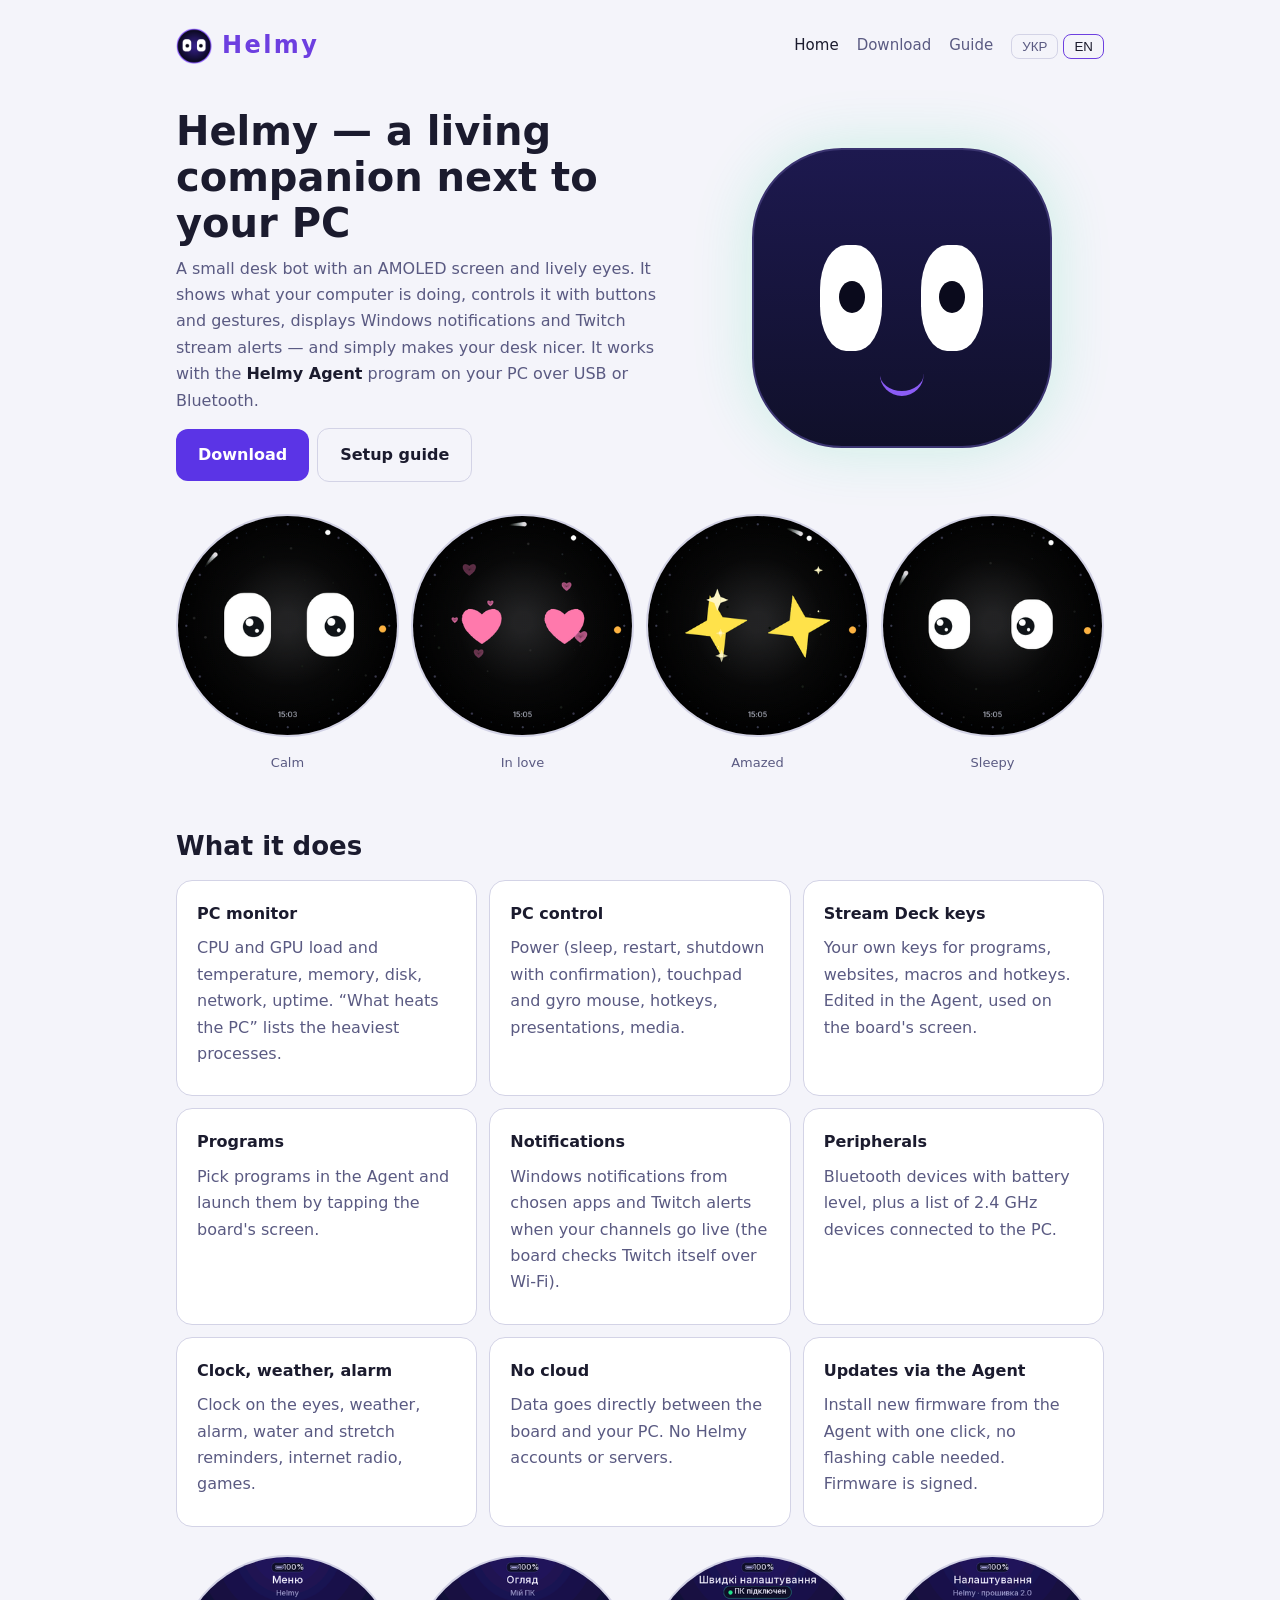
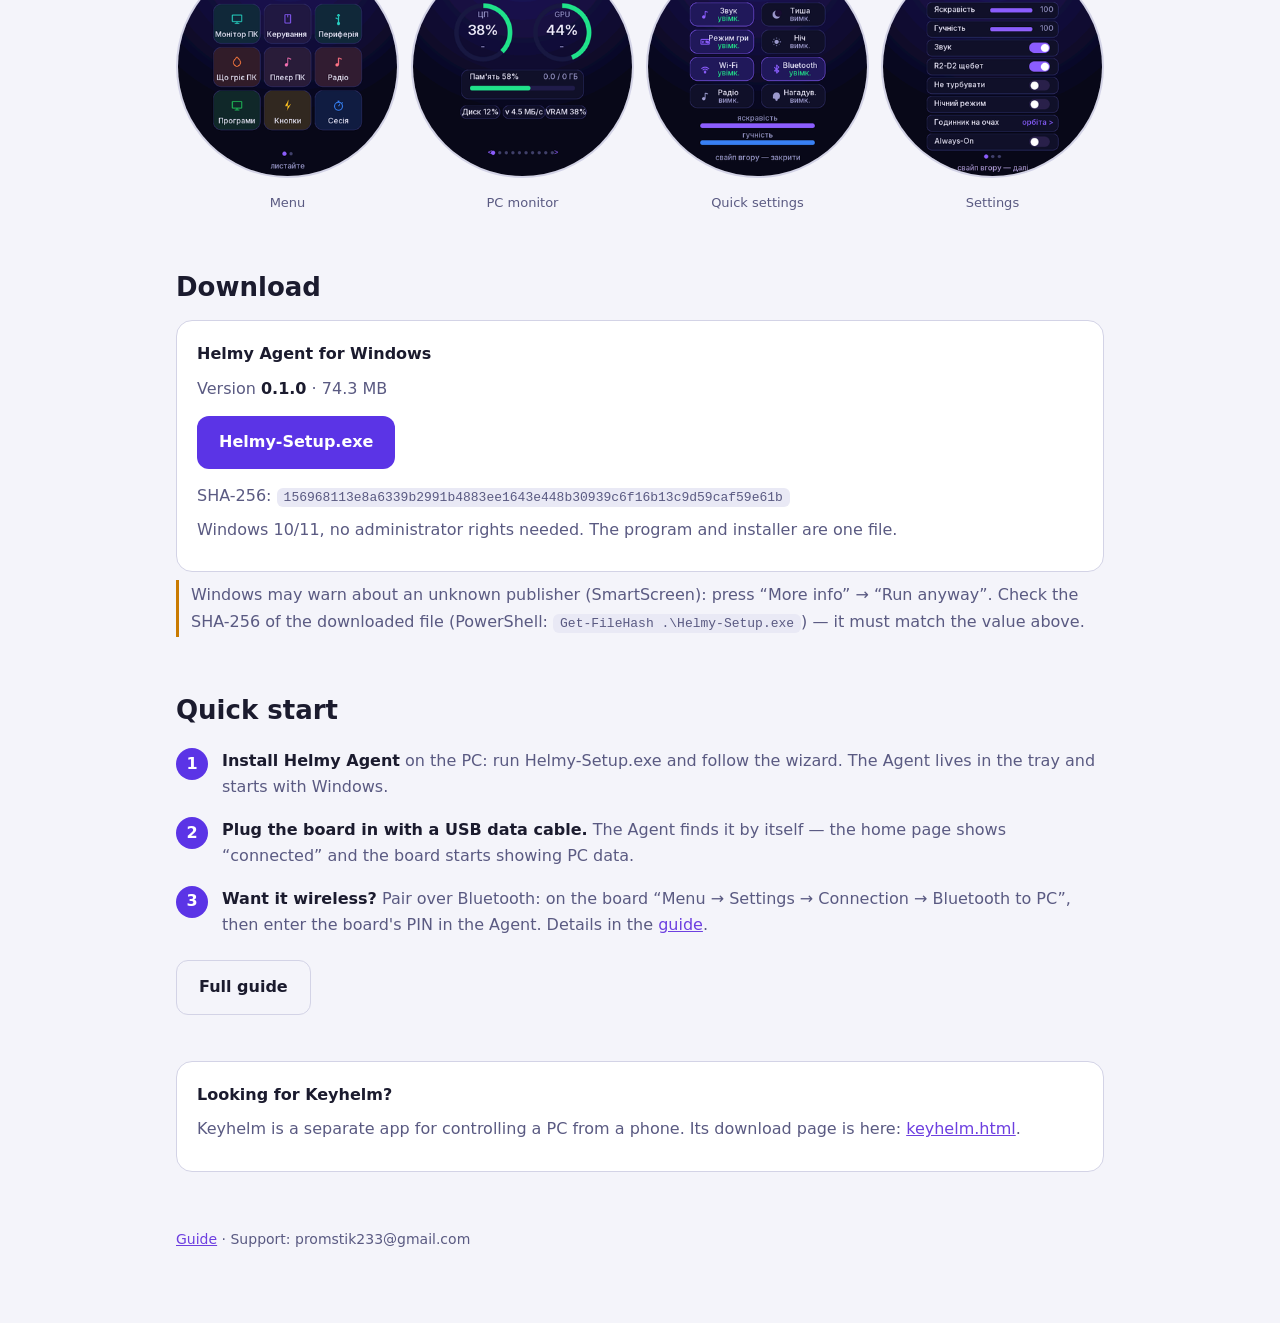
<file: index.html>
<!doctype html>
<html lang="uk">
<head>
<meta charset="utf-8">
<link rel="icon" href="favicon.ico" sizes="any">
<link rel="apple-touch-icon" href="icon-192.png">
<meta name="viewport" content="width=device-width, initial-scale=1">
<title>Helmy: живий помічник біля вашого ПК</title>
<meta name="description" content="Helmy: настільний бот з живими очима на AMOLED-екрані. Показує стан ПК, керує ним, приймає сповіщення Windows і Twitch. Завантажте Helmy Agent і прошивку.">
<link rel="stylesheet" href="style.css">
</head>
<body>
<div class="wrap">
<nav>
  <a class="logo" href="./"><img src="icon-192.png" alt="" width="36" height="36">Helmy</a>
  <a class="l on" href="./"><span data-l="uk">Головна</span><span data-l="en">Home</span></a>
  <a class="l" href="#download"><span data-l="uk">Завантаження</span><span data-l="en">Download</span></a>
  <a class="l" href="guide.html"><span data-l="uk">Інструкція</span><span data-l="en">Guide</span></a>
  <span class="lang"><button id="bUk">УКР</button> <button id="bEn">EN</button></span>
</nav>

<section class="hero">
  <div>
    <h1 data-l="uk">Helmy — живий помічник біля вашого ПК</h1>
    <h1 data-l="en">Helmy — a living companion next to your PC</h1>
    <p data-l="uk">Невеликий настільний бот з AMOLED-екраном і живими очима. Він показує, що діється з комп'ютером, керує ним кнопками й жестами, показує сповіщення Windows і початок трансляцій на Twitch — і просто тішить око. Працює з програмою <b>Helmy Agent</b> на ПК по USB або Bluetooth.</p>
    <p data-l="en">A small desk bot with an AMOLED screen and lively eyes. It shows what your computer is doing, controls it with buttons and gestures, displays Windows notifications and Twitch stream alerts — and simply makes your desk nicer. It works with the <b>Helmy Agent</b> program on your PC over USB or Bluetooth.</p>
    <p><a class="btn" href="#download"><span data-l="uk">Завантажити</span><span data-l="en">Download</span></a><a class="btn ghost" href="guide.html"><span data-l="uk">Інструкція з підключення</span><span data-l="en">Setup guide</span></a></p>
  </div>
  <div class="bot" aria-hidden="true"><i></i><i></i><b></b></div>
</section>

<section class="shots">
  <figure><img src="img/emo-normal.png" alt="" loading="lazy"><figcaption data-l="uk">Спокійний</figcaption><figcaption data-l="en">Calm</figcaption></figure>
  <figure><img src="img/emo-happy.png" alt="" loading="lazy"><figcaption data-l="uk">Закоханий</figcaption><figcaption data-l="en">In love</figcaption></figure>
  <figure><img src="img/emo-star.png" alt="" loading="lazy"><figcaption data-l="uk">Захоплений</figcaption><figcaption data-l="en">Amazed</figcaption></figure>
  <figure><img src="img/emo-sleep.png" alt="" loading="lazy"><figcaption data-l="uk">Сонний</figcaption><figcaption data-l="en">Sleepy</figcaption></figure>
</section>

<h2 data-l="uk">Що вміє</h2><h2 data-l="en">What it does</h2>
<div class="grid">
  <div class="card"><b data-l="uk">Моніторинг ПК</b><b data-l="en">PC monitor</b><p data-l="uk">Навантаження й температура процесора та відеокарти, пам'ять, диск, мережа, час роботи. Екран «Що гріє ПК» показує найважчі процеси.</p><p data-l="en">CPU and GPU load and temperature, memory, disk, network, uptime. “What heats the PC” lists the heaviest processes.</p></div>
  <div class="card"><b data-l="uk">Керування ПК</b><b data-l="en">PC control</b><p data-l="uk">Живлення (сон, перезавантаження, вимкнення з підтвердженням), тачпад і гіро-миша, гарячі клавіші, презентації, медіа.</p><p data-l="en">Power (sleep, restart, shutdown with confirmation), touchpad and gyro mouse, hotkeys, presentations, media.</p></div>
  <div class="card"><b data-l="uk">Кнопки Stream Deck</b><b data-l="en">Stream Deck keys</b><p data-l="uk">Свої кнопки для програм, сайтів, макросів і гарячих клавіш. Редагуються в Agent, працюють на екрані плати.</p><p data-l="en">Your own keys for programs, websites, macros and hotkeys. Edited in the Agent, used on the board's screen.</p></div>
  <div class="card"><b data-l="uk">Програми</b><b data-l="en">Programs</b><p data-l="uk">Оберіть програми в Agent — і запускайте їх дотиком до екрана плати.</p><p data-l="en">Pick programs in the Agent and launch them by tapping the board's screen.</p></div>
  <div class="card"><b data-l="uk">Сповіщення</b><b data-l="en">Notifications</b><p data-l="uk">Сповіщення Windows з вибраних програм і сповіщення Twitch про початок стрімів ваших каналів (плата перевіряє Twitch сама через Wi-Fi).</p><p data-l="en">Windows notifications from chosen apps and Twitch alerts when your channels go live (the board checks Twitch itself over Wi-Fi).</p></div>
  <div class="card"><b data-l="uk">Периферія</b><b data-l="en">Peripherals</b><p data-l="uk">Bluetooth-пристрої із зарядом, а також список пристроїв 2,4 ГГц, підключених до ПК.</p><p data-l="en">Bluetooth devices with battery level, plus a list of 2.4 GHz devices connected to the PC.</p></div>
  <div class="card"><b data-l="uk">Годинник, погода, будильник</b><b data-l="en">Clock, weather, alarm</b><p data-l="uk">Годинник на очах, погода, будильник, нагадування випити води й розім'ятись, інтернет-радіо, ігри.</p><p data-l="en">Clock on the eyes, weather, alarm, water and stretch reminders, internet radio, games.</p></div>
  <div class="card"><b data-l="uk">Без хмари</b><b data-l="en">No cloud</b><p data-l="uk">Дані йдуть напряму між платою та вашим ПК. Жодних акаунтів і серверів Helmy.</p><p data-l="en">Data goes directly between the board and your PC. No Helmy accounts or servers.</p></div>
  <div class="card"><b data-l="uk">Оновлення через Agent</b><b data-l="en">Updates via the Agent</b><p data-l="uk">Нову прошивку можна встановити з Agent одним кліком, без кабелю для прошивання. Прошивка підписана.</p><p data-l="en">Install new firmware from the Agent with one click, no flashing cable needed. Firmware is signed.</p></div>
</div>

<section class="shots" style="margin-top:28px">
  <figure><img src="img/menu.png" alt="" loading="lazy"><figcaption data-l="uk">Меню</figcaption><figcaption data-l="en">Menu</figcaption></figure>
  <figure><img src="img/monitor.png" alt="" loading="lazy"><figcaption data-l="uk">Монітор ПК</figcaption><figcaption data-l="en">PC monitor</figcaption></figure>
  <figure><img src="img/quick.png" alt="" loading="lazy"><figcaption data-l="uk">Швидкі налаштування</figcaption><figcaption data-l="en">Quick settings</figcaption></figure>
  <figure><img src="img/settings.png" alt="" loading="lazy"><figcaption data-l="uk">Налаштування</figcaption><figcaption data-l="en">Settings</figcaption></figure>
</section>

<h2 id="download" data-l="uk">Завантажити</h2><h2 id="download-en" data-l="en">Download</h2>
<div class="grid">
  <div class="card">
    <b data-l="uk">Helmy Agent для Windows</b><b data-l="en">Helmy Agent for Windows</b>
    <p><span data-l="uk">Версія</span><span data-l="en">Version</span> <b id="aver">…</b> · <span id="asize"></span></p>
    <p><a class="btn" id="adl" href="download/Helmy-Setup.exe"><span data-l="uk">Helmy-Setup.exe</span><span data-l="en">Helmy-Setup.exe</span></a></p>
    <p>SHA-256: <code id="asha">…</code></p>
    <p data-l="uk">Windows 10/11, права адміністратора не потрібні. Програма й інсталятор — один файл.</p>
    <p data-l="en">Windows 10/11, no administrator rights needed. The program and installer are one file.</p>
  </div>
</div>
<p class="note" data-l="uk">Windows може показати попередження про невідомого видавця (SmartScreen): натисніть «Докладніше» → «Все одно виконати». Перевірте SHA-256 завантаженого файлу (PowerShell: <code>Get-FileHash .\Helmy-Setup.exe</code>) — він має збігатися з вказаним вище.</p>
<p class="note" data-l="en">Windows may warn about an unknown publisher (SmartScreen): press “More info” → “Run anyway”. Check the SHA-256 of the downloaded file (PowerShell: <code>Get-FileHash .\Helmy-Setup.exe</code>) — it must match the value above.</p>

<h2 data-l="uk">Швидкий старт</h2><h2 data-l="en">Quick start</h2>
<ol class="steps">
  <li data-l="uk"><b>Встановіть Helmy Agent</b> на ПК: запустіть Helmy-Setup.exe і пройдіть майстер. Agent оселиться в треї й запускатиметься разом з Windows.</li>
  <li data-l="en"><b>Install Helmy Agent</b> on the PC: run Helmy-Setup.exe and follow the wizard. The Agent lives in the tray and starts with Windows.</li>
  <li data-l="uk"><b>Підключіть плату USB-кабелем із даними</b> до ПК. Agent знайде її сам — на головній з'явиться «на зв'язку», а на платі — дані ПК.</li>
  <li data-l="en"><b>Plug the board in with a USB data cable.</b> The Agent finds it by itself — the home page shows “connected” and the board starts showing PC data.</li>
  <li data-l="uk"><b>Хочете без кабелю?</b> Спаріть по Bluetooth: на платі «Меню → Налаштування → Підключення → Bluetooth з ПК», а PIN із плати введіть в Agent. Докладно — в <a href="guide.html#connect">інструкції</a>.</li>
  <li data-l="en"><b>Want it wireless?</b> Pair over Bluetooth: on the board “Menu → Settings → Connection → Bluetooth to PC”, then enter the board's PIN in the Agent. Details in the <a href="guide.html#connect">guide</a>.</li>
</ol>
<p><a class="btn ghost" href="guide.html"><span data-l="uk">Повна інструкція</span><span data-l="en">Full guide</span></a></p>

<div class="card" style="margin-top:40px">
  <b data-l="uk">Шукаєте Keyhelm?</b><b data-l="en">Looking for Keyhelm?</b>
  <p data-l="uk">Keyhelm — окремий застосунок для керування ПК з телефона. Його сторінка завантаження тут: <a href="keyhelm.html">keyhelm.html</a>.</p>
  <p data-l="en">Keyhelm is a separate app for controlling a PC from a phone. Its download page is here: <a href="keyhelm.html">keyhelm.html</a>.</p>
</div>

<footer>
  <a href="guide.html" data-l="uk">Інструкція</a><a href="guide.html" data-l="en">Guide</a>
  · <span data-l="uk">Підтримка:</span><span data-l="en">Support:</span> <span id="mail">[вкажіть email]</span>
</footer>
</div>
<script>
const $ = id => document.getElementById(id);
function setLang(l){ document.documentElement.lang = l; $('bUk').classList.toggle('on', l==='uk'); $('bEn').classList.toggle('on', l==='en'); try{localStorage.setItem('lang', l)}catch(e){} }
$('bUk').onclick = () => setLang('uk'); $('bEn').onclick = () => setLang('en');
let saved = null; try{ saved = localStorage.getItem('lang') }catch(e){}
setLang(saved || ((navigator.language||'').toLowerCase().startsWith('uk') ? 'uk' : 'en'));
const mb = n => (n/1048576).toFixed(1) + ' MB';
fetch('helmy.json', {cache:'no-store'}).then(r => r.json()).then(v => {
  const a = v.agent || {}, f = v.firmware || {};
  if (a.version) { $('aver').textContent = a.version; $('asha').textContent = a.sha256; $('asize').textContent = mb(a.size); if (a.file) $('adl').href = a.file; }
  if (v.email) $('mail').textContent = v.email;
}).catch(() => {});
</script>
</body>
</html>
</file>
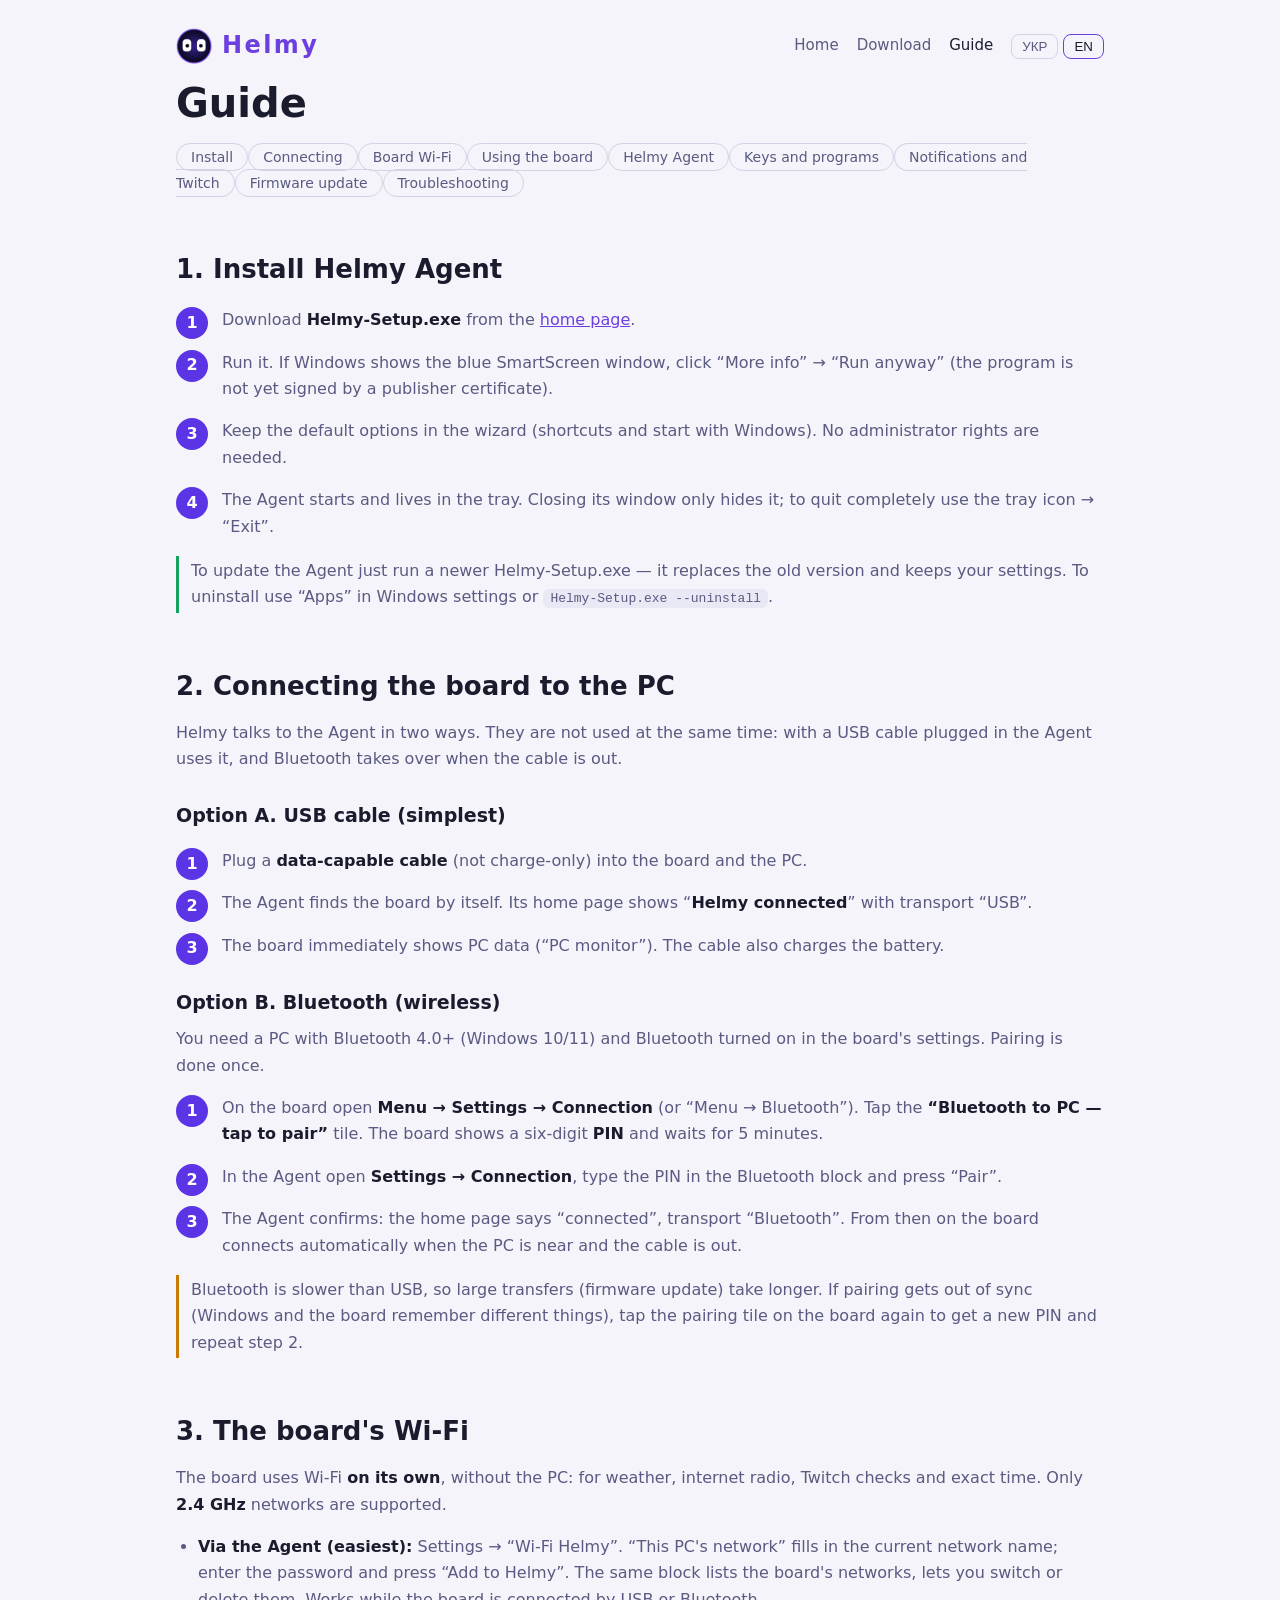
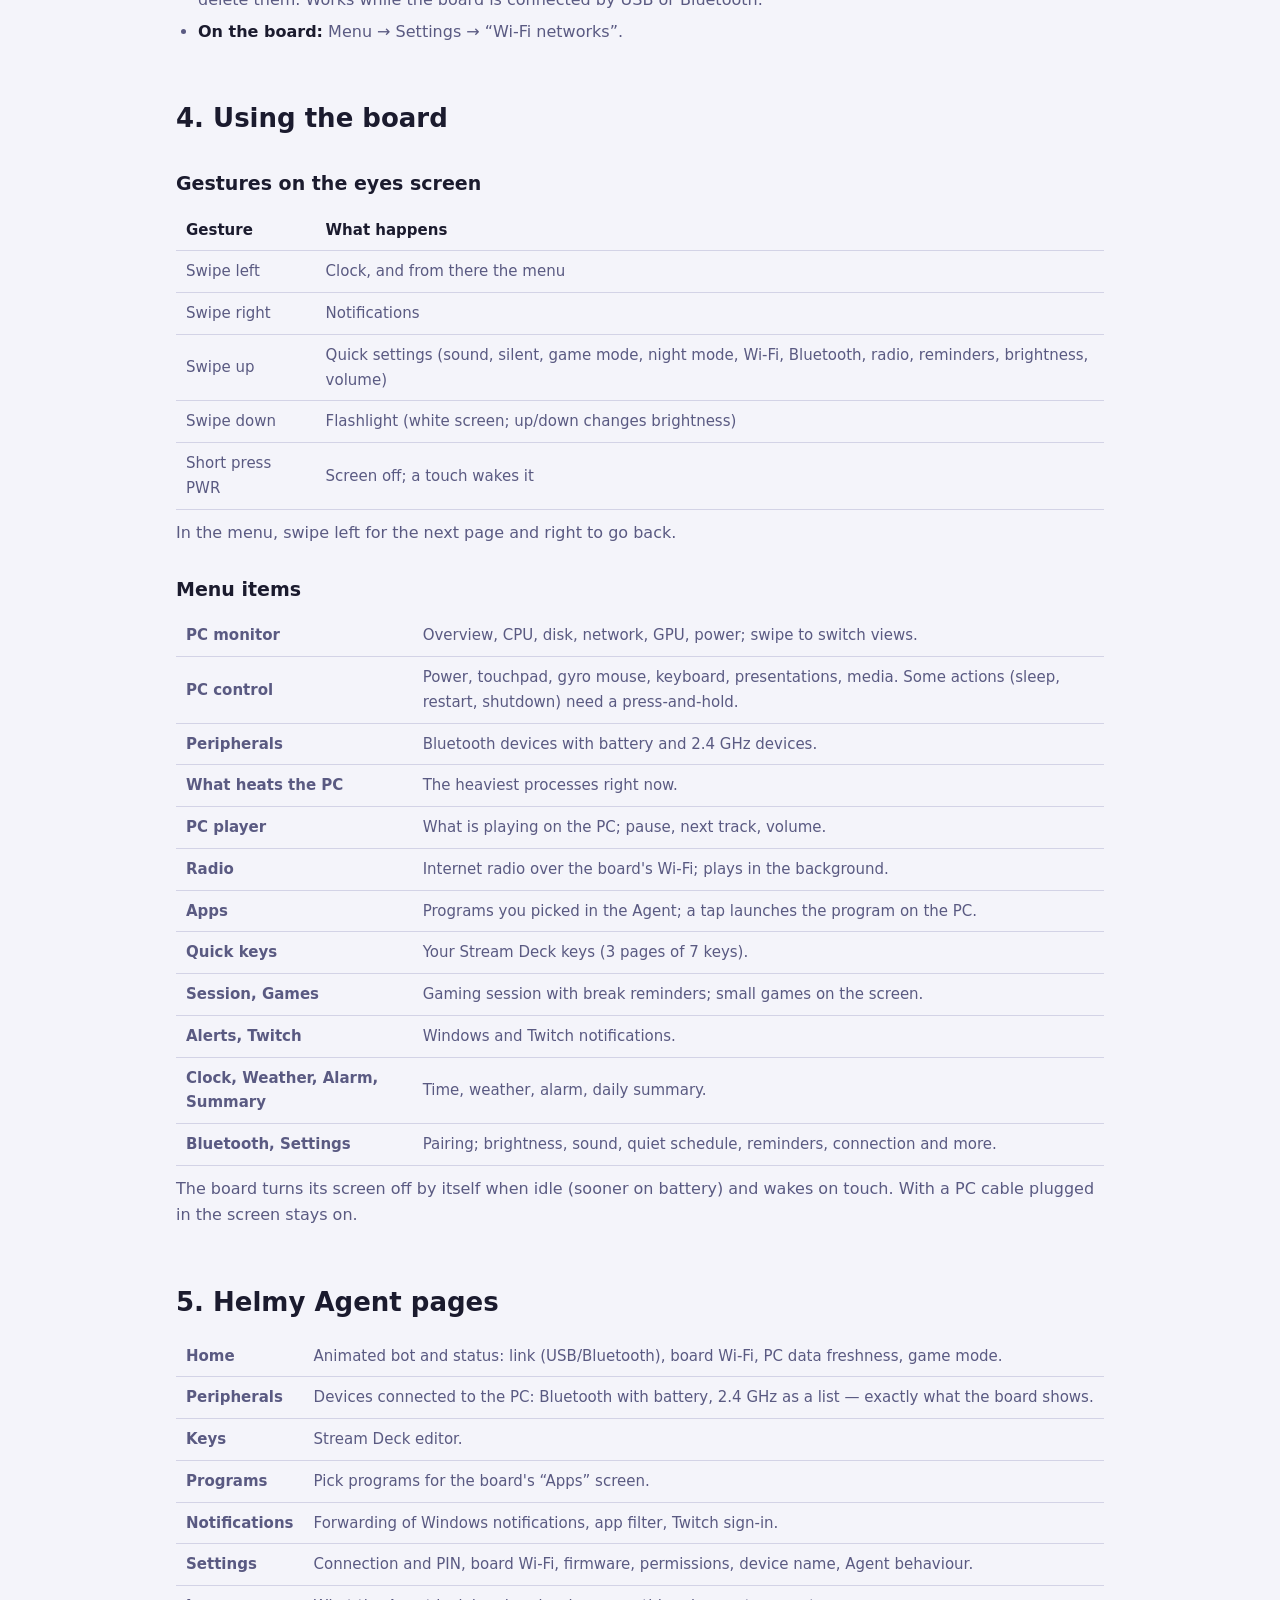
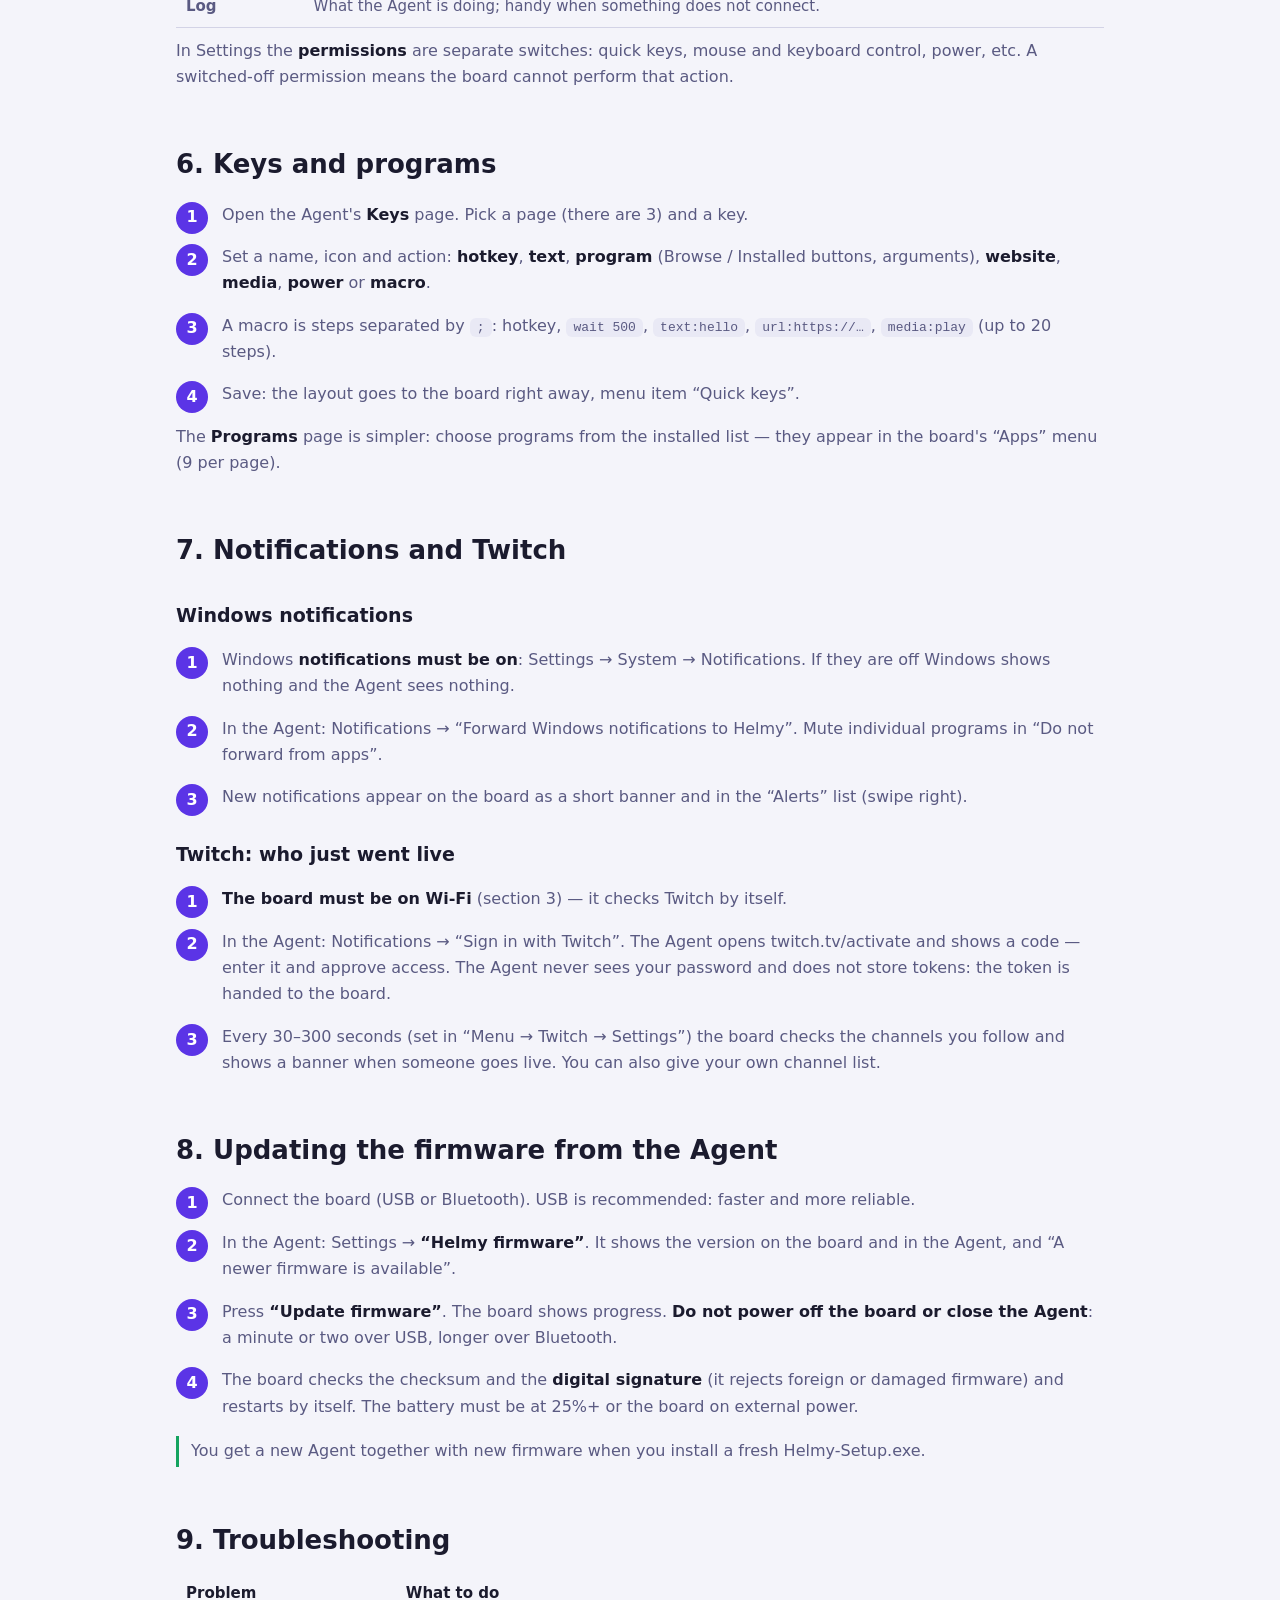
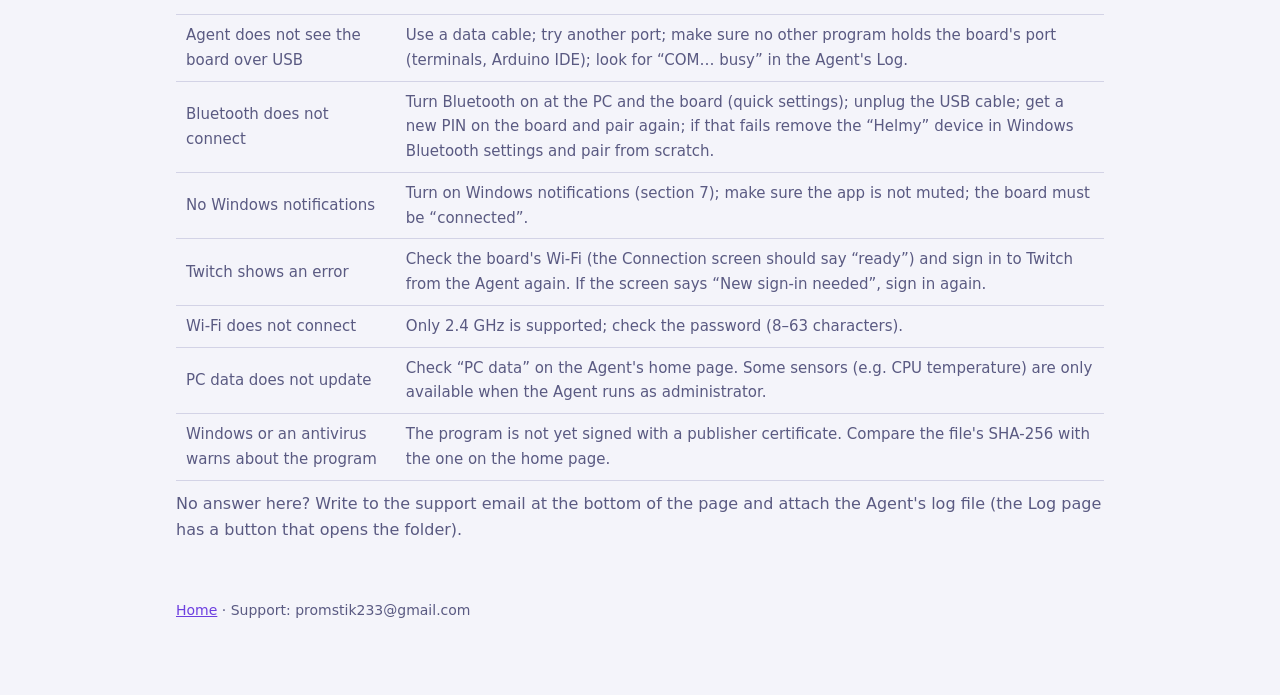
<file: guide.html>
<!doctype html>
<html lang="uk">
<head>
<meta charset="utf-8">
<link rel="icon" href="favicon.ico" sizes="any">
<link rel="apple-touch-icon" href="icon-192.png">
<meta name="viewport" content="width=device-width, initial-scale=1">
<title>Helmy: інструкція з підключення й користування</title>
<meta name="description" content="Як підключити Helmy до ПК по USB і Bluetooth, налаштувати Wi-Fi, Twitch, кнопки, сповіщення й оновити прошивку.">
<link rel="stylesheet" href="style.css">
</head>
<body>
<div class="wrap">
<nav>
  <a class="logo" href="./"><img src="icon-192.png" alt="" width="36" height="36">Helmy</a>
  <a class="l" href="./"><span data-l="uk">Головна</span><span data-l="en">Home</span></a>
  <a class="l" href="./#download"><span data-l="uk">Завантаження</span><span data-l="en">Download</span></a>
  <a class="l on" href="guide.html"><span data-l="uk">Інструкція</span><span data-l="en">Guide</span></a>
  <span class="lang"><button id="bUk">УКР</button> <button id="bEn">EN</button></span>
</nav>

<h1 data-l="uk">Інструкція</h1><h1 data-l="en">Guide</h1>
<div class="toc" data-l="uk"><a href="#install">Встановлення</a><a href="#connect">Підключення</a><a href="#wifi">Wi-Fi плати</a><a href="#use">Керування платою</a><a href="#agent">Helmy Agent</a><a href="#deck">Кнопки й програми</a><a href="#notif">Сповіщення й Twitch</a><a href="#update">Оновлення прошивки</a><a href="#help">Проблеми</a></div>
<div class="toc" data-l="en"><a href="#install">Install</a><a href="#connect">Connecting</a><a href="#wifi">Board Wi-Fi</a><a href="#use">Using the board</a><a href="#agent">Helmy Agent</a><a href="#deck">Keys and programs</a><a href="#notif">Notifications and Twitch</a><a href="#update">Firmware update</a><a href="#help">Troubleshooting</a></div>

<!-- ============================ УКРАЇНСЬКА ============================ -->
<div data-l="uk">

<h2 id="install">1. Встановлення Helmy Agent</h2>
<ol class="steps">
  <li>Завантажте <b>Helmy-Setup.exe</b> з <a href="./#download">головної сторінки</a>.</li>
  <li>Запустіть файл. Якщо Windows показала синє вікно SmartScreen, натисніть «Докладніше» → «Все одно виконати» (програма поки без цифрового підпису видавця).</li>
  <li>У майстрі залиште позначені пункти: ярлики й автозапуск з Windows. Права адміністратора не потрібні.</li>
  <li>Agent запуститься й оселиться в треї (біля годинника). Закриття вікна лише ховає його в трей; повністю вийти можна через значок у треї → «Вийти».</li>
</ol>
<p class="tip">Оновити Agent: просто запустіть новіший Helmy-Setup.exe — він замінить стару версію, а налаштування збереже. Видалити: «Параметри Windows → Програми» або <code>Helmy-Setup.exe --uninstall</code>.</p>

<h2 id="connect">2. Підключення плати до ПК</h2>
<p>Helmy може працювати з Agent двома способами. Вони не потрібні одночасно: якщо вставлено USB-кабель, Agent користується ним, а Bluetooth вмикається, коли кабель вийнято.</p>

<h3>Спосіб А. USB-кабель (найпростіший)</h3>
<ol class="steps">
  <li>Вставте <b>кабель із передаванням даних</b> (не лише для зарядки) у USB-порт плати й у ПК.</li>
  <li>Agent знайде плату сам. На його головній сторінці з'явиться «<b>Helmy на зв'язку</b>» і транспорт «USB».</li>
  <li>На платі одразу з'являться дані ПК (екран «Монітор ПК»). Кабель ще й заряджає акумулятор.</li>
</ol>

<h3>Спосіб Б. Bluetooth (без кабелю)</h3>
<p>Потрібен ПК з Bluetooth 4.0+ (Windows 10/11) і увімкнений Bluetooth у налаштуваннях плати. Спарювання робиться один раз.</p>
<ol class="steps">
  <li>На платі відкрийте <b>Меню → Налаштування → Підключення</b> (або «Меню → Bluetooth»). Торкніться плитки <b>«Bluetooth з ПК — тап — спарити»</b>. Плата покаже шестизначний <b>PIN</b> і чекатиме 5 хвилин.</li>
  <li>В Agent відкрийте <b>Налаштування → Підключення</b>, у блоці Bluetooth введіть PIN і натисніть «Спарити».</li>
  <li>Agent підтвердить підключення: на головній буде «на зв'язку», транспорт «Bluetooth». Надалі плата підключатиметься автоматично, щойно ПК поряд, а кабель вийнято.</li>
</ol>
<p class="note">Bluetooth повільніший за USB, тому великі дані (оновлення прошивки) йдуть довше. Якщо спарювання «зламалось» (Windows і плата пам'ятають різне), на платі торкніться плитки спарювання ще раз, щоб отримати новий PIN, і повторіть крок 2.</p>

<h2 id="wifi">3. Wi-Fi плати</h2>
<p>Wi-Fi плата використовує <b>сама</b>, без ПК: для погоди, інтернет-радіо, перевірки Twitch і точного часу. Підтримується лише мережа <b>2,4 ГГц</b>.</p>
<ul>
  <li><b>Через Agent (зручно):</b> Налаштування → блок «Wi-Fi Helmy». Кнопка «Мережа цього ПК» підставляє назву поточної мережі, введіть пароль і натисніть «Додати на Helmy». Тут же видно мережі плати, можна підключитись до іншої чи видалити зайву. Працює, коли плату підключено по USB або Bluetooth.</li>
  <li><b>На самій платі:</b> Меню → Налаштування → «Wi-Fi мережі».</li>
</ul>

<h2 id="use">4. Керування платою</h2>
<h3>Жести на екрані очей</h3>
<table>
  <tr><th>Жест</th><th>Що відбувається</th></tr>
  <tr><td>Свайп ліворуч</td><td>Годинник, звідти — меню</td></tr>
  <tr><td>Свайп праворуч</td><td>Сповіщення</td></tr>
  <tr><td>Свайп угору</td><td>Швидкі налаштування (звук, тиша, режим гри, нічний режим, Wi-Fi, Bluetooth, радіо, нагадування, яскравість, гучність)</td></tr>
  <tr><td>Свайп униз</td><td>Ліхтарик (екран світить білим; угору/вниз — яскравість)</td></tr>
  <tr><td>Коротко натиснути PWR</td><td>Вимкнути екран; дотик будить</td></tr>
</table>
<p>У меню листайте сторінки свайпом ліворуч, повертайтесь свайпом праворуч.</p>

<h3>Пункти меню</h3>
<table>
  <tr><td><b>Монітор ПК</b></td><td>Огляд, процесор, диск, мережа, відеокарта, живлення; листайте свайпом.</td></tr>
  <tr><td><b>Керування ПК</b></td><td>Живлення, тачпад, гіро-миша, клавіатура, презентації, медіа. Деякі дії (сон, перезавантаження, вимкнення) потребують утримання кнопки.</td></tr>
  <tr><td><b>Периферія</b></td><td>Bluetooth-пристрої із зарядом і пристрої 2,4 ГГц.</td></tr>
  <tr><td><b>Що гріє ПК</b></td><td>Найважчі процеси зараз.</td></tr>
  <tr><td><b>Плеєр ПК</b></td><td>Що грає на ПК; пауза, наступний трек, гучність.</td></tr>
  <tr><td><b>Радіо</b></td><td>Інтернет-радіо через Wi-Fi плати; грає у фоні.</td></tr>
  <tr><td><b>Програми</b></td><td>Програми, які ви обрали в Agent; дотик запускає програму на ПК.</td></tr>
  <tr><td><b>Кнопки</b></td><td>Ваші кнопки Stream Deck (3 сторінки по 7 клавіш).</td></tr>
  <tr><td><b>Сесія, Ігри</b></td><td>Ігрова сесія з нагадуванням про перерву; невеликі ігри на екрані.</td></tr>
  <tr><td><b>Сповіщ., Twitch</b></td><td>Сповіщення Windows і Twitch.</td></tr>
  <tr><td><b>Годинник, Погода, Будильник, Підсумок</b></td><td>Час, погода, будильник, підсумок дня.</td></tr>
  <tr><td><b>Bluetooth, Налашт.</b></td><td>Спарювання; налаштування яскравості, звуку, тиші за розкладом, нагадувань, підключення тощо.</td></tr>
</table>
<p>Плата сама вимикає екран, коли нею не користуються (на акумуляторі швидше), і будиться дотиком. З ПК по кабелю екран не гасне.</p>

<h2 id="agent">5. Helmy Agent: сторінки</h2>
<table>
  <tr><td><b>Головна</b></td><td>Анімований бот і стан: зв'язок (USB/Bluetooth), Wi-Fi плати, свіжість даних ПК, режим гри.</td></tr>
  <tr><td><b>Периферія</b></td><td>Пристрої, підключені до ПК: Bluetooth із зарядом, 2,4 ГГц списком. Це саме те, що показує плата.</td></tr>
  <tr><td><b>Кнопки</b></td><td>Редактор Stream Deck.</td></tr>
  <tr><td><b>Програми</b></td><td>Вибір програм для екрана «Програми» на платі.</td></tr>
  <tr><td><b>Сповіщення</b></td><td>Пересилання сповіщень Windows, фільтр програм, вхід у Twitch.</td></tr>
  <tr><td><b>Налаштування</b></td><td>Підключення й PIN, Wi-Fi плати, прошивка, дозволи, назва пристрою, поведінка Agent.</td></tr>
  <tr><td><b>Журнал</b></td><td>Що робить Agent; корисно, якщо щось не підключається.</td></tr>
</table>
<p>У Налаштуваннях <b>дозволи</b> вмикаються окремо: швидкі кнопки, керування мишею й клавіатурою, живлення тощо. Вимкнений дозвіл — плата цієї дії не зможе виконати.</p>

<h2 id="deck">6. Кнопки й програми</h2>
<ol class="steps">
  <li>Відкрийте в Agent сторінку <b>Кнопки</b>. Виберіть сторінку (їх 3) і клавішу.</li>
  <li>Задайте назву, значок і дію: <b>гаряча клавіша</b>, <b>текст</b>, <b>програма</b> (кнопки «Огляд», «Встановлені», аргументи), <b>сайт</b>, <b>медіа</b>, <b>живлення</b> або <b>макрос</b>.</li>
  <li>Макрос — кроки через <code>;</code>: гаряча клавіша, <code>wait 500</code>, <code>text:привіт</code>, <code>url:https://…</code>, <code>media:play</code> (до 20 кроків).</li>
  <li>Збережіть: розкладка одразу піде на плату, меню «Кнопки».</li>
</ol>
<p>Сторінка <b>Програми</b> працює так само, але простіше: оберіть програми зі списку встановлених — вони з'являться в меню «Програми» на платі (по 9 на сторінці).</p>

<h2 id="notif">7. Сповіщення й Twitch</h2>
<h3>Сповіщення Windows</h3>
<ol class="steps">
  <li>У Windows мають бути <b>увімкнені сповіщення</b>: «Параметри → Система → Сповіщення». Без цього Windows їх не показує, а Agent нічого не бачить.</li>
  <li>В Agent: Сповіщення → «Пересилати сповіщення Windows на Helmy». Можна вимкнути окремі програми у фільтрі «Не пересилати від програм».</li>
  <li>Нові сповіщення з'являються на платі коротким банером, а також у списку «Сповіщ.» (свайп праворуч).</li>
</ol>
<h3>Twitch: хто почав стрім</h3>
<ol class="steps">
  <li><b>Плата має бути підключена до Wi-Fi</b> (розділ 3) — Twitch вона перевіряє сама.</li>
  <li>В Agent: Сповіщення → «Увійти через Twitch». Agent відкриє twitch.tv/activate і покаже код — введіть його й підтвердіть доступ. Agent паролів не бачить і токенів не зберігає: токен передається на плату.</li>
  <li>Плата кожні 30–300 секунд (налаштовується в «Меню → Twitch → Налаштування») перевіряє канали, на які ви підписані, і показує плашку, коли хтось починає стрім. Можна вказати окремий список каналів.</li>
</ol>

<h2 id="update">8. Оновлення прошивки через Agent</h2>
<ol class="steps">
  <li>Підключіть плату (USB або Bluetooth). Рекомендується USB: швидше й надійніше.</li>
  <li>В Agent: Налаштування → блок <b>«Прошивка Helmy»</b>. Там видно версію на платі й версію в Agent та підказку «Є новіша прошивка».</li>
  <li>Натисніть <b>«Оновити прошивку»</b>. На платі з'явиться прогрес. <b>Не вимикайте плату й не закривайте Agent</b>: по USB це хвилина-дві, по Bluetooth довше.</li>
  <li>Плата перевірить контрольну суму й <b>цифровий підпис</b> (чужу чи пошкоджену прошивку вона не прийме) і сама перезапуститься. Заряд має бути від 25% або плату підключено до живлення.</li>
</ol>
<p class="tip">Нову версію Agent з новою прошивкою ви отримуєте, коли встановлюєте свіжий Helmy-Setup.exe.</p>

<h2 id="help">9. Якщо щось не працює</h2>
<table>
  <tr><th>Проблема</th><th>Що робити</th></tr>
  <tr><td>Agent не бачить плату по USB</td><td>Замініть кабель на такий, що передає дані; спробуйте інший порт; переконайтесь, що жодна інша програма не тримає порт плати (термінали, Arduino IDE); у Журналі Agent шукайте «COM… busy».</td></tr>
  <tr><td>Bluetooth не підключається</td><td>Увімкніть Bluetooth на ПК і на платі (швидкі налаштування); вийміть USB-кабель; отримайте новий PIN на платі й спаріть ще раз; якщо не допомагає, у Windows видаліть пристрій «Helmy» з Bluetooth і спаріть заново.</td></tr>
  <tr><td>Сповіщення Windows не надходять</td><td>Увімкніть сповіщення Windows (розділ 7); перевірте, що програма не в списку заглушених; плата має бути «на зв'язку».</td></tr>
  <tr><td>Twitch пише помилку</td><td>Перевірте Wi-Fi плати (екран «Підключення» має показувати «готово»), увійдіть у Twitch ще раз з Agent. Якщо екран пише «Потрібен новий вхід» — повторіть вхід.</td></tr>
  <tr><td>Wi-Fi не підключається</td><td>Підтримується лише 2,4 ГГц; перевірте пароль (8–63 символи).</td></tr>
  <tr><td>Дані ПК не оновлюються</td><td>На головній Agent перевірте «Дані ПК». Деякі датчики (напр. температура процесора) доступні лише коли Agent запущено від адміністратора.</td></tr>
  <tr><td>Windows або антивірус лякає програму</td><td>Програма поки без цифрового підпису видавця. Перевірте SHA-256 файлу на головній сторінці.</td></tr>
</table>
<p>Не знайшли відповіді? Напишіть на пошту підтримки внизу сторінки й додайте файл журналу Agent (теку відкриває кнопка в сторінці «Журнал»).</p>

</div>

<!-- ============================ ENGLISH ============================ -->
<div data-l="en">

<h2 id="install">1. Install Helmy Agent</h2>
<ol class="steps">
  <li>Download <b>Helmy-Setup.exe</b> from the <a href="./#download">home page</a>.</li>
  <li>Run it. If Windows shows the blue SmartScreen window, click “More info” → “Run anyway” (the program is not yet signed by a publisher certificate).</li>
  <li>Keep the default options in the wizard (shortcuts and start with Windows). No administrator rights are needed.</li>
  <li>The Agent starts and lives in the tray. Closing its window only hides it; to quit completely use the tray icon → “Exit”.</li>
</ol>
<p class="tip">To update the Agent just run a newer Helmy-Setup.exe — it replaces the old version and keeps your settings. To uninstall use “Apps” in Windows settings or <code>Helmy-Setup.exe --uninstall</code>.</p>

<h2 id="connect">2. Connecting the board to the PC</h2>
<p>Helmy talks to the Agent in two ways. They are not used at the same time: with a USB cable plugged in the Agent uses it, and Bluetooth takes over when the cable is out.</p>
<h3>Option A. USB cable (simplest)</h3>
<ol class="steps">
  <li>Plug a <b>data-capable cable</b> (not charge-only) into the board and the PC.</li>
  <li>The Agent finds the board by itself. Its home page shows “<b>Helmy connected</b>” with transport “USB”.</li>
  <li>The board immediately shows PC data (“PC monitor”). The cable also charges the battery.</li>
</ol>
<h3>Option B. Bluetooth (wireless)</h3>
<p>You need a PC with Bluetooth 4.0+ (Windows 10/11) and Bluetooth turned on in the board's settings. Pairing is done once.</p>
<ol class="steps">
  <li>On the board open <b>Menu → Settings → Connection</b> (or “Menu → Bluetooth”). Tap the <b>“Bluetooth to PC — tap to pair”</b> tile. The board shows a six-digit <b>PIN</b> and waits for 5 minutes.</li>
  <li>In the Agent open <b>Settings → Connection</b>, type the PIN in the Bluetooth block and press “Pair”.</li>
  <li>The Agent confirms: the home page says “connected”, transport “Bluetooth”. From then on the board connects automatically when the PC is near and the cable is out.</li>
</ol>
<p class="note">Bluetooth is slower than USB, so large transfers (firmware update) take longer. If pairing gets out of sync (Windows and the board remember different things), tap the pairing tile on the board again to get a new PIN and repeat step 2.</p>

<h2 id="wifi">3. The board's Wi-Fi</h2>
<p>The board uses Wi-Fi <b>on its own</b>, without the PC: for weather, internet radio, Twitch checks and exact time. Only <b>2.4 GHz</b> networks are supported.</p>
<ul>
  <li><b>Via the Agent (easiest):</b> Settings → “Wi-Fi Helmy”. “This PC's network” fills in the current network name; enter the password and press “Add to Helmy”. The same block lists the board's networks, lets you switch or delete them. Works while the board is connected by USB or Bluetooth.</li>
  <li><b>On the board:</b> Menu → Settings → “Wi-Fi networks”.</li>
</ul>

<h2 id="use">4. Using the board</h2>
<h3>Gestures on the eyes screen</h3>
<table>
  <tr><th>Gesture</th><th>What happens</th></tr>
  <tr><td>Swipe left</td><td>Clock, and from there the menu</td></tr>
  <tr><td>Swipe right</td><td>Notifications</td></tr>
  <tr><td>Swipe up</td><td>Quick settings (sound, silent, game mode, night mode, Wi-Fi, Bluetooth, radio, reminders, brightness, volume)</td></tr>
  <tr><td>Swipe down</td><td>Flashlight (white screen; up/down changes brightness)</td></tr>
  <tr><td>Short press PWR</td><td>Screen off; a touch wakes it</td></tr>
</table>
<p>In the menu, swipe left for the next page and right to go back.</p>
<h3>Menu items</h3>
<table>
  <tr><td><b>PC monitor</b></td><td>Overview, CPU, disk, network, GPU, power; swipe to switch views.</td></tr>
  <tr><td><b>PC control</b></td><td>Power, touchpad, gyro mouse, keyboard, presentations, media. Some actions (sleep, restart, shutdown) need a press-and-hold.</td></tr>
  <tr><td><b>Peripherals</b></td><td>Bluetooth devices with battery and 2.4 GHz devices.</td></tr>
  <tr><td><b>What heats the PC</b></td><td>The heaviest processes right now.</td></tr>
  <tr><td><b>PC player</b></td><td>What is playing on the PC; pause, next track, volume.</td></tr>
  <tr><td><b>Radio</b></td><td>Internet radio over the board's Wi-Fi; plays in the background.</td></tr>
  <tr><td><b>Apps</b></td><td>Programs you picked in the Agent; a tap launches the program on the PC.</td></tr>
  <tr><td><b>Quick keys</b></td><td>Your Stream Deck keys (3 pages of 7 keys).</td></tr>
  <tr><td><b>Session, Games</b></td><td>Gaming session with break reminders; small games on the screen.</td></tr>
  <tr><td><b>Alerts, Twitch</b></td><td>Windows and Twitch notifications.</td></tr>
  <tr><td><b>Clock, Weather, Alarm, Summary</b></td><td>Time, weather, alarm, daily summary.</td></tr>
  <tr><td><b>Bluetooth, Settings</b></td><td>Pairing; brightness, sound, quiet schedule, reminders, connection and more.</td></tr>
</table>
<p>The board turns its screen off by itself when idle (sooner on battery) and wakes on touch. With a PC cable plugged in the screen stays on.</p>

<h2 id="agent">5. Helmy Agent pages</h2>
<table>
  <tr><td><b>Home</b></td><td>Animated bot and status: link (USB/Bluetooth), board Wi-Fi, PC data freshness, game mode.</td></tr>
  <tr><td><b>Peripherals</b></td><td>Devices connected to the PC: Bluetooth with battery, 2.4 GHz as a list — exactly what the board shows.</td></tr>
  <tr><td><b>Keys</b></td><td>Stream Deck editor.</td></tr>
  <tr><td><b>Programs</b></td><td>Pick programs for the board's “Apps” screen.</td></tr>
  <tr><td><b>Notifications</b></td><td>Forwarding of Windows notifications, app filter, Twitch sign-in.</td></tr>
  <tr><td><b>Settings</b></td><td>Connection and PIN, board Wi-Fi, firmware, permissions, device name, Agent behaviour.</td></tr>
  <tr><td><b>Log</b></td><td>What the Agent is doing; handy when something does not connect.</td></tr>
</table>
<p>In Settings the <b>permissions</b> are separate switches: quick keys, mouse and keyboard control, power, etc. A switched-off permission means the board cannot perform that action.</p>

<h2 id="deck">6. Keys and programs</h2>
<ol class="steps">
  <li>Open the Agent's <b>Keys</b> page. Pick a page (there are 3) and a key.</li>
  <li>Set a name, icon and action: <b>hotkey</b>, <b>text</b>, <b>program</b> (Browse / Installed buttons, arguments), <b>website</b>, <b>media</b>, <b>power</b> or <b>macro</b>.</li>
  <li>A macro is steps separated by <code>;</code>: hotkey, <code>wait 500</code>, <code>text:hello</code>, <code>url:https://…</code>, <code>media:play</code> (up to 20 steps).</li>
  <li>Save: the layout goes to the board right away, menu item “Quick keys”.</li>
</ol>
<p>The <b>Programs</b> page is simpler: choose programs from the installed list — they appear in the board's “Apps” menu (9 per page).</p>

<h2 id="notif">7. Notifications and Twitch</h2>
<h3>Windows notifications</h3>
<ol class="steps">
  <li>Windows <b>notifications must be on</b>: Settings → System → Notifications. If they are off Windows shows nothing and the Agent sees nothing.</li>
  <li>In the Agent: Notifications → “Forward Windows notifications to Helmy”. Mute individual programs in “Do not forward from apps”.</li>
  <li>New notifications appear on the board as a short banner and in the “Alerts” list (swipe right).</li>
</ol>
<h3>Twitch: who just went live</h3>
<ol class="steps">
  <li><b>The board must be on Wi-Fi</b> (section 3) — it checks Twitch by itself.</li>
  <li>In the Agent: Notifications → “Sign in with Twitch”. The Agent opens twitch.tv/activate and shows a code — enter it and approve access. The Agent never sees your password and does not store tokens: the token is handed to the board.</li>
  <li>Every 30–300 seconds (set in “Menu → Twitch → Settings”) the board checks the channels you follow and shows a banner when someone goes live. You can also give your own channel list.</li>
</ol>

<h2 id="update">8. Updating the firmware from the Agent</h2>
<ol class="steps">
  <li>Connect the board (USB or Bluetooth). USB is recommended: faster and more reliable.</li>
  <li>In the Agent: Settings → <b>“Helmy firmware”</b>. It shows the version on the board and in the Agent, and “A newer firmware is available”.</li>
  <li>Press <b>“Update firmware”</b>. The board shows progress. <b>Do not power off the board or close the Agent</b>: a minute or two over USB, longer over Bluetooth.</li>
  <li>The board checks the checksum and the <b>digital signature</b> (it rejects foreign or damaged firmware) and restarts by itself. The battery must be at 25%+ or the board on external power.</li>
</ol>
<p class="tip">You get a new Agent together with new firmware when you install a fresh Helmy-Setup.exe.</p>

<h2 id="help">9. Troubleshooting</h2>
<table>
  <tr><th>Problem</th><th>What to do</th></tr>
  <tr><td>Agent does not see the board over USB</td><td>Use a data cable; try another port; make sure no other program holds the board's port (terminals, Arduino IDE); look for “COM… busy” in the Agent's Log.</td></tr>
  <tr><td>Bluetooth does not connect</td><td>Turn Bluetooth on at the PC and the board (quick settings); unplug the USB cable; get a new PIN on the board and pair again; if that fails remove the “Helmy” device in Windows Bluetooth settings and pair from scratch.</td></tr>
  <tr><td>No Windows notifications</td><td>Turn on Windows notifications (section 7); make sure the app is not muted; the board must be “connected”.</td></tr>
  <tr><td>Twitch shows an error</td><td>Check the board's Wi-Fi (the Connection screen should say “ready”) and sign in to Twitch from the Agent again. If the screen says “New sign-in needed”, sign in again.</td></tr>
  <tr><td>Wi-Fi does not connect</td><td>Only 2.4 GHz is supported; check the password (8–63 characters).</td></tr>
  <tr><td>PC data does not update</td><td>Check “PC data” on the Agent's home page. Some sensors (e.g. CPU temperature) are only available when the Agent runs as administrator.</td></tr>
  <tr><td>Windows or an antivirus warns about the program</td><td>The program is not yet signed with a publisher certificate. Compare the file's SHA-256 with the one on the home page.</td></tr>
</table>
<p>No answer here? Write to the support email at the bottom of the page and attach the Agent's log file (the Log page has a button that opens the folder).</p>

</div>

<footer>
  <a href="./" data-l="uk">Головна</a><a href="./" data-l="en">Home</a>
  · <span data-l="uk">Підтримка:</span><span data-l="en">Support:</span> <span id="mail">[вкажіть email]</span>
</footer>
</div>
<script>
const $ = id => document.getElementById(id);
function setLang(l){ document.documentElement.lang = l; $('bUk').classList.toggle('on', l==='uk'); $('bEn').classList.toggle('on', l==='en'); try{localStorage.setItem('lang', l)}catch(e){} }
$('bUk').onclick = () => setLang('uk'); $('bEn').onclick = () => setLang('en');
let saved = null; try{ saved = localStorage.getItem('lang') }catch(e){}
setLang(saved || ((navigator.language||'').toLowerCase().startsWith('uk') ? 'uk' : 'en'));
fetch('helmy.json', {cache:'no-store'}).then(r => r.json()).then(v => { if (v.email) $('mail').textContent = v.email; }).catch(() => {});
</script>
</body>
</html>
</file>
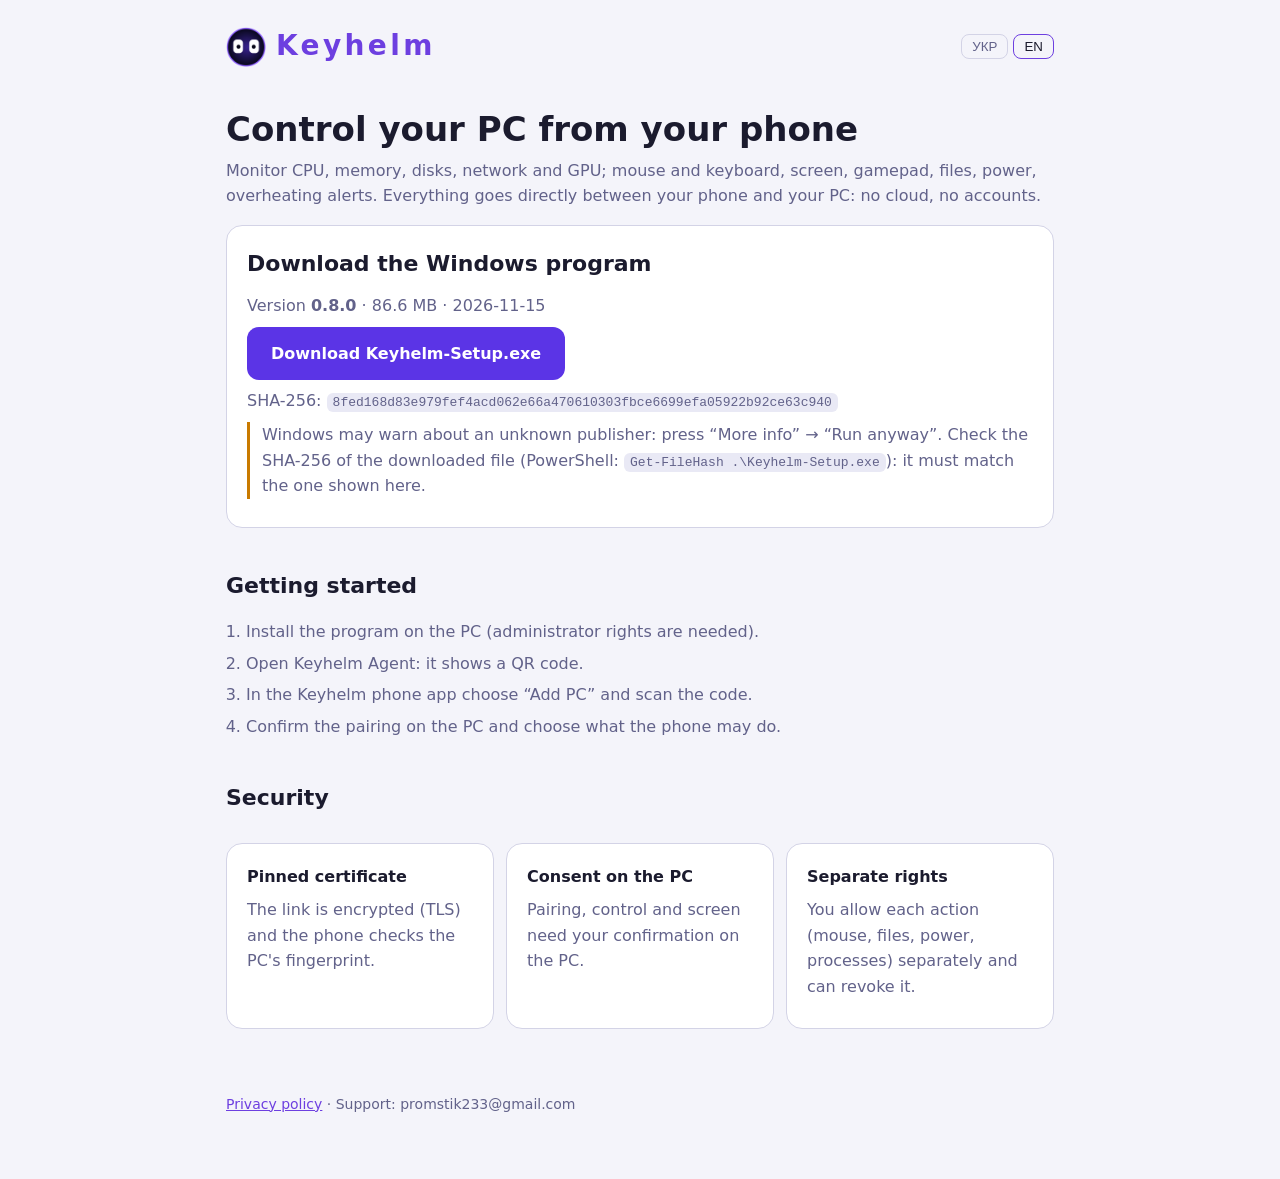
<file: keyhelm.html>
<!doctype html>
<html lang="uk">
<head>
<meta charset="utf-8">
<link rel="icon" href="favicon.ico" sizes="any">
<link rel="apple-touch-icon" href="icon-192.png">
<meta name="viewport" content="width=device-width, initial-scale=1">
<title>Keyhelm: керуйте ПК з телефона</title>
<meta name="description" content="Keyhelm: моніторинг і керування ПК з телефона. Завантажте програму для Windows.">
<style>
:root{--bg:#0a0a18;--surface:#12121f;--high:#1b1b30;--line:#2a2a46;--violet:#8b5cf6;--deep:#5b34e6;--text:#f2f2fa;--muted:#9a9ac0;--ok:#22d17b;--warn:#ffb347}
@media (prefers-color-scheme: light){:root{--bg:#f4f4fa;--surface:#fff;--high:#e9e9f5;--line:#d3d3e6;--violet:#6d3fe0;--text:#1b1b2e;--muted:#62628a;--ok:#14a35f;--warn:#c97a00}}
*{box-sizing:border-box}
[hidden]{display:none!important}
body{margin:0;background:var(--bg);color:var(--text);font:16px/1.6 system-ui,"Segoe UI",Roboto,sans-serif}
.wrap{max-width:860px;margin:0 auto;padding:24px 16px 64px}
header{display:flex;align-items:center;justify-content:space-between;gap:12px}
.logo{font-size:28px;font-weight:800;letter-spacing:.12em;color:var(--violet)}
.lang button{background:none;border:1px solid var(--line);color:var(--muted);padding:4px 10px;border-radius:8px;cursor:pointer}
.lang button.on{color:var(--text);border-color:var(--violet)}
h1{font-size:34px;line-height:1.2;margin:40px 0 8px}
h2{font-size:22px;margin:40px 0 12px}
p{color:var(--muted);margin:8px 0}
.card{background:var(--surface);border:1px solid var(--line);border-radius:16px;padding:20px;margin:16px 0}
.btn{display:inline-block;background:var(--deep);color:#fff;text-decoration:none;padding:14px 24px;border-radius:12px;font-weight:600}
.btn.ghost{background:none;border:1px solid var(--line);color:var(--text)}
.grid{display:grid;grid-template-columns:repeat(auto-fit,minmax(240px,1fr));gap:12px}
code{background:var(--high);padding:2px 6px;border-radius:6px;word-break:break-all;font-size:13px}
ol{padding-left:20px;color:var(--muted)} li{margin:6px 0}
.note{border-left:3px solid var(--warn);padding-left:12px;color:var(--muted)}
footer{margin-top:48px;font-size:14px;color:var(--muted)} footer a{color:var(--violet)}
[data-l]{display:none} html[lang=uk] [data-l=uk],html[lang=en] [data-l=en]{display:revert}
</style>
</head>
<body>
<div class="wrap">
<header>
  <div class="logo"><img src="icon-192.png" alt="" width="40" height="40" style="vertical-align:middle;border-radius:10px;margin-right:10px">Keyhelm</div>
  <div class="lang"><button id="bUk">УКР</button> <button id="bEn">EN</button></div>
</header>

<section>
  <h1 data-l="uk">Керуйте своїм ПК з телефона</h1>
  <h1 data-l="en">Control your PC from your phone</h1>
  <p data-l="uk">Моніторинг ЦП, пам'яті, дисків, мережі й відеокарти, миша й клавіатура, екран, геймпад, файли, живлення, сповіщення про перегрів. Усе напряму між вашим телефоном і ПК, без хмари й облікових записів.</p>
  <p data-l="en">Monitor CPU, memory, disks, network and GPU; mouse and keyboard, screen, gamepad, files, power, overheating alerts. Everything goes directly between your phone and your PC: no cloud, no accounts.</p>
</section>

<section id="download" class="card">
  <h2 style="margin-top:0" data-l="uk">Завантажити програму для Windows</h2>
  <h2 style="margin-top:0" data-l="en">Download the Windows program</h2>
  <p><span data-l="uk">Версія</span><span data-l="en">Version</span> <b id="ver">…</b> · <span id="size"></span> · <span id="date"></span></p>
  <p><a class="btn" id="dl" href="download/Keyhelm-Setup.exe"><span data-l="uk">Завантажити Keyhelm-Setup.exe</span><span data-l="en">Download Keyhelm-Setup.exe</span></a></p>
  <p>SHA-256: <code id="sha">…</code></p>
  <p class="note" data-l="uk">Windows може показати попередження про невідомого видавця: натисніть «Докладніше» → «Все одно виконати». Перевірте SHA-256 завантаженого файлу (PowerShell: <code>Get-FileHash .\Keyhelm-Setup.exe</code>): він має збігатися з указаним тут.</p>
  <p class="note" data-l="en">Windows may warn about an unknown publisher: press “More info” → “Run anyway”. Check the SHA-256 of the downloaded file (PowerShell: <code>Get-FileHash .\Keyhelm-Setup.exe</code>): it must match the one shown here.</p>
</section>

<section>
  <h2 data-l="uk">Як почати</h2><h2 data-l="en">Getting started</h2>
  <ol data-l="uk"><li>Встановіть програму на ПК (потрібні права адміністратора).</li><li>Відкрийте Keyhelm Agent: він покаже QR-код.</li><li>У застосунку Keyhelm на телефоні виберіть «Додати ПК» і скануйте код.</li><li>Підтвердіть сполучення на ПК й виберіть, що дозволити телефону.</li></ol>
  <ol data-l="en"><li>Install the program on the PC (administrator rights are needed).</li><li>Open Keyhelm Agent: it shows a QR code.</li><li>In the Keyhelm phone app choose “Add PC” and scan the code.</li><li>Confirm the pairing on the PC and choose what the phone may do.</li></ol>
  <p><a class="btn ghost" id="play" href="#" hidden><span data-l="uk">Застосунок у Google Play</span><span data-l="en">Get the app on Google Play</span></a></p>
</section>

<section>
  <h2 data-l="uk">Безпека</h2><h2 data-l="en">Security</h2>
  <div class="grid">
    <div class="card"><b data-l="uk">Закріплений сертифікат</b><b data-l="en">Pinned certificate</b><p data-l="uk">Звʼязок шифрується (TLS), телефон перевіряє відбиток ПК.</p><p data-l="en">The link is encrypted (TLS) and the phone checks the PC's fingerprint.</p></div>
    <div class="card"><b data-l="uk">Згода на ПК</b><b data-l="en">Consent on the PC</b><p data-l="uk">Спарювання, керування й екран потребують вашого підтвердження на ПК.</p><p data-l="en">Pairing, control and screen need your confirmation on the PC.</p></div>
    <div class="card"><b data-l="uk">Окремі права</b><b data-l="en">Separate rights</b><p data-l="uk">Кожну дію (миша, файли, живлення, процеси) дозволяєте окремо й можете відкликати.</p><p data-l="en">You allow each action (mouse, files, power, processes) separately and can revoke it.</p></div>
  </div>
</section>

<footer>
  <a href="privacy.html" data-l="uk">Політика конфіденційності</a><a href="privacy.html" data-l="en">Privacy policy</a>
  · <span data-l="uk">Підтримка:</span><span data-l="en">Support:</span> <span id="mail">[вкажіть email]</span>
</footer>
</div>
<script>
const $ = id => document.getElementById(id);
function setLang(l){ document.documentElement.lang = l; $('bUk').classList.toggle('on', l==='uk'); $('bEn').classList.toggle('on', l==='en'); try{localStorage.setItem('lang', l)}catch(e){} }
$('bUk').onclick = () => setLang('uk'); $('bEn').onclick = () => setLang('en');
let saved = null; try{ saved = localStorage.getItem('lang') }catch(e){}
setLang(saved || ((navigator.language||'').toLowerCase().startsWith('uk') ? 'uk' : 'en'));
fetch('version.json', {cache:'no-store'}).then(r => r.json()).then(v => {
  $('ver').textContent = v.version; $('sha').textContent = v.sha256; $('size').textContent = (v.size/1048576).toFixed(1) + ' MB'; $('date').textContent = v.date;
  if (v.file) $('dl').href = v.file;
  if (v.play) { $('play').href = v.play; $('play').hidden = false; }
  if (v.email) $('mail').textContent = v.email;
}).catch(() => {});
</script>
</body>
</html>
</file>
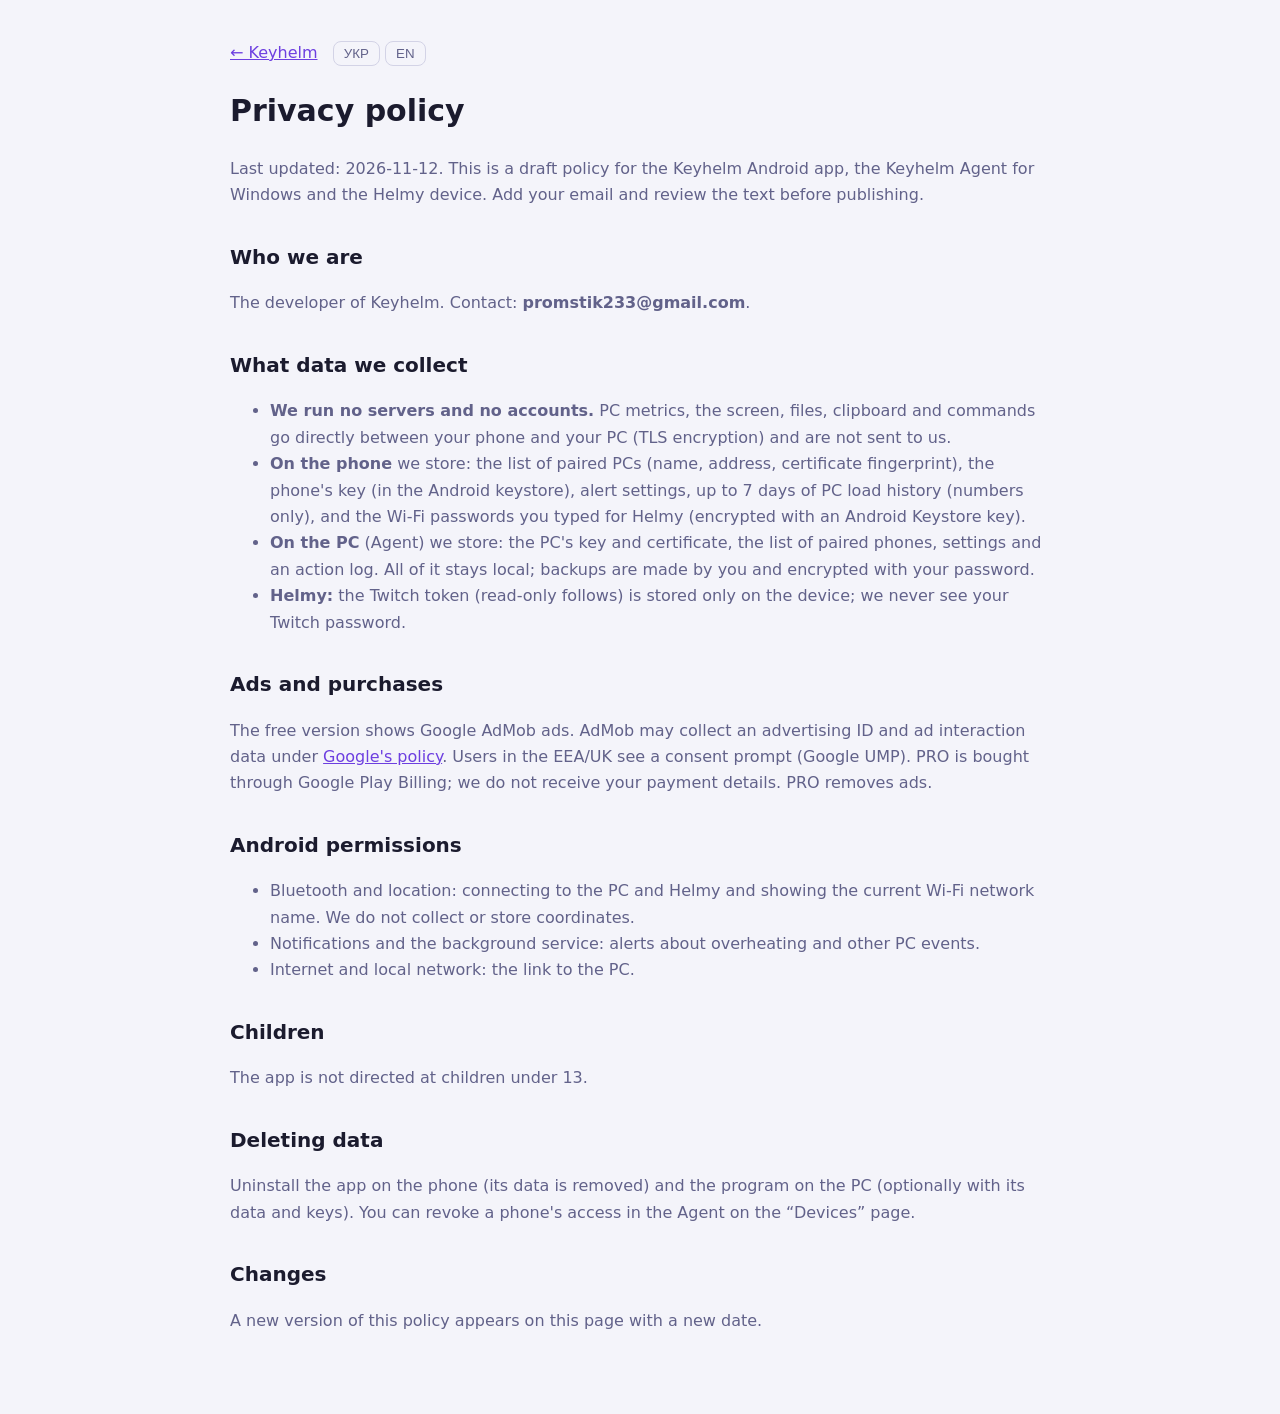
<file: privacy.html>
<!doctype html>
<html lang="uk">
<head>
<meta charset="utf-8">
<link rel="icon" href="favicon.ico" sizes="any">
<meta name="viewport" content="width=device-width, initial-scale=1">
<title>Keyhelm: політика конфіденційності / Privacy policy</title>
<style>
:root{--bg:#0a0a18;--text:#f2f2fa;--muted:#9a9ac0;--violet:#8b5cf6;--line:#2a2a46}
@media (prefers-color-scheme: light){:root{--bg:#f4f4fa;--text:#1b1b2e;--muted:#62628a;--violet:#6d3fe0;--line:#d3d3e6}}
body{margin:0;background:var(--bg);color:var(--text);font:16px/1.65 system-ui,"Segoe UI",Roboto,sans-serif}
.wrap{max-width:820px;margin:0 auto;padding:24px 16px 64px}
h1{font-size:30px} h2{font-size:20px;margin-top:32px} p,li{color:var(--muted)} a{color:var(--violet)}
.lang button{background:none;border:1px solid var(--line);color:var(--muted);padding:4px 10px;border-radius:8px;cursor:pointer}
[data-l]{display:none} html[lang=uk] [data-l=uk],html[lang=en] [data-l=en]{display:revert}
</style>
</head>
<body><div class="wrap">
<p><a href="index.html">← Keyhelm</a> &nbsp; <span class="lang"><button onclick="setLang('uk')">УКР</button> <button onclick="setLang('en')">EN</button></span></p>

<div data-l="uk">
<h1>Політика конфіденційності</h1>
<p>Останнє оновлення: 2026-11-12. Це чернетка політики для застосунку Keyhelm (Android), програми Keyhelm Agent (Windows) і пристрою Helmy. Перед публікацією вкажіть свій email і перевірте текст.</p>
<h2>Хто ми</h2><p>Розробник Keyhelm. Звʼязок: <b class="mail">[вкажіть email]</b>.</p>
<h2>Які дані ми збираємо</h2>
<ul>
<li><b>Ми не маємо власних серверів і облікових записів.</b> Метрики ПК, екран, файли, буфер обміну й команди йдуть напряму між вашим телефоном і вашим ПК (шифрування TLS) і нам не передаються.</li>
<li><b>На телефоні</b> зберігаються: список спарених ПК (назва, адреса, відбиток сертифіката), ключ телефона (в сховищі ключів Android), налаштування сповіщень, історія навантаження ПК до 7 днів (лише числа), паролі Wi-Fi, які ви ввели для Helmy (зашифровані ключем Android Keystore).</li>
<li><b>На ПК</b> (Agent) зберігаються: ключ і сертифікат ПК, список спарених телефонів, налаштування й журнал дій. Усе локально; резервну копію ви робите самі, вона зашифрована вашим паролем.</li>
<li><b>Helmy:</b> токен Twitch (лише читання підписок) зберігається тільки на пристрої; пароль Twitch ми не бачимо.</li>
</ul>
<h2>Реклама й покупки</h2>
<p>Безкоштовна версія показує рекламу Google AdMob. AdMob може збирати рекламний ідентифікатор і дані про взаємодію з рекламою відповідно до <a href="https://policies.google.com/privacy">політики Google</a>. Для користувачів ЄЕЗ/Великої Британії показується запит на згоду (Google UMP). Покупка PRO відбувається через Google Play Billing; ми не отримуємо ваших платіжних даних. PRO вимикає рекламу.</p>
<h2>Дозволи Android</h2>
<ul><li>Bluetooth і місцезнаходження: підключення до ПК й Helmy та показ назви поточної Wi-Fi мережі. Координати ми не збираємо й не зберігаємо.</li><li>Сповіщення й фонова служба: повідомлення про перегрів та інші події ПК.</li><li>Інтернет і локальна мережа: звʼязок із ПК.</li></ul>
<h2>Діти</h2><p>Застосунок не призначений для дітей до 13 років.</p>
<h2>Видалення даних</h2><p>Видаліть застосунок на телефоні (дані зникнуть) і програму на ПК (за бажанням з даними й ключами). Відкликати доступ телефона можна в Agent на вкладці «Пристрої».</p>
<h2>Зміни політики</h2><p>Нова версія політики з'являється на цій сторінці з новою датою.</p>
</div>

<div data-l="en">
<h1>Privacy policy</h1>
<p>Last updated: 2026-11-12. This is a draft policy for the Keyhelm Android app, the Keyhelm Agent for Windows and the Helmy device. Add your email and review the text before publishing.</p>
<h2>Who we are</h2><p>The developer of Keyhelm. Contact: <b class="mail">[add your email]</b>.</p>
<h2>What data we collect</h2>
<ul>
<li><b>We run no servers and no accounts.</b> PC metrics, the screen, files, clipboard and commands go directly between your phone and your PC (TLS encryption) and are not sent to us.</li>
<li><b>On the phone</b> we store: the list of paired PCs (name, address, certificate fingerprint), the phone's key (in the Android keystore), alert settings, up to 7 days of PC load history (numbers only), and the Wi-Fi passwords you typed for Helmy (encrypted with an Android Keystore key).</li>
<li><b>On the PC</b> (Agent) we store: the PC's key and certificate, the list of paired phones, settings and an action log. All of it stays local; backups are made by you and encrypted with your password.</li>
<li><b>Helmy:</b> the Twitch token (read-only follows) is stored only on the device; we never see your Twitch password.</li>
</ul>
<h2>Ads and purchases</h2>
<p>The free version shows Google AdMob ads. AdMob may collect an advertising ID and ad interaction data under <a href="https://policies.google.com/privacy">Google's policy</a>. Users in the EEA/UK see a consent prompt (Google UMP). PRO is bought through Google Play Billing; we do not receive your payment details. PRO removes ads.</p>
<h2>Android permissions</h2>
<ul><li>Bluetooth and location: connecting to the PC and Helmy and showing the current Wi-Fi network name. We do not collect or store coordinates.</li><li>Notifications and the background service: alerts about overheating and other PC events.</li><li>Internet and local network: the link to the PC.</li></ul>
<h2>Children</h2><p>The app is not directed at children under 13.</p>
<h2>Deleting data</h2><p>Uninstall the app on the phone (its data is removed) and the program on the PC (optionally with its data and keys). You can revoke a phone's access in the Agent on the “Devices” page.</p>
<h2>Changes</h2><p>A new version of this policy appears on this page with a new date.</p>
</div>
<script>
function setLang(l){ document.documentElement.lang = l; try{localStorage.setItem('lang', l)}catch(e){} }
let s = null; try{ s = localStorage.getItem('lang') }catch(e){}
setLang(s || ((navigator.language||'').toLowerCase().startsWith('uk') ? 'uk' : 'en'));
fetch('version.json', {cache:'no-store'}).then(r => r.json()).then(v => {
  if (v.email) document.querySelectorAll('.mail').forEach(e => e.textContent = v.email);
}).catch(() => {});
</script>
</div></body></html>
</file>
<file: style.css>
:root{--bg:#0a0a18;--surface:#12121f;--high:#1b1b30;--line:#2a2a46;--violet:#8b5cf6;--deep:#5b34e6;--text:#f2f2fa;--muted:#a4a4c8;--ok:#22d17b;--warn:#ffb347;--bad:#ff5d6c}
@media (prefers-color-scheme: light){:root{--bg:#f4f4fa;--surface:#fff;--high:#e9e9f5;--line:#d3d3e6;--violet:#6d3fe0;--text:#1b1b2e;--muted:#5a5a82;--ok:#14a35f;--warn:#c97a00;--bad:#d6293a}}
*{box-sizing:border-box} [hidden]{display:none!important} html{scroll-behavior:smooth}
body{margin:0;background:var(--bg);color:var(--text);font:16px/1.65 system-ui,"Segoe UI",Roboto,sans-serif}
.wrap{max-width:960px;margin:0 auto;padding:20px 16px 72px}
nav{display:flex;align-items:center;gap:18px;flex-wrap:wrap;padding:6px 0}
nav .logo{font-size:24px;font-weight:800;letter-spacing:.1em;color:var(--violet);text-decoration:none;display:flex;align-items:center;gap:10px;margin-right:auto}
nav .logo img{border-radius:10px}
nav a.l{color:var(--muted);text-decoration:none;font-size:15px} nav a.l:hover,nav a.l.on{color:var(--text)}
.lang button{background:none;border:1px solid var(--line);color:var(--muted);padding:4px 10px;border-radius:8px;cursor:pointer}
.lang button.on{color:var(--text);border-color:var(--violet)}
h1{font-size:40px;line-height:1.15;margin:8px 0 10px} h2{font-size:26px;margin:52px 0 12px} h3{font-size:19px;margin:28px 0 6px}
p{color:var(--muted);margin:8px 0} li{color:var(--muted)} li b,p b{color:var(--text)}
a{color:var(--violet)}
.hero{display:grid;grid-template-columns:1.1fr .9fr;gap:28px;align-items:center;margin:28px 0 8px}
@media(max-width:760px){.hero{grid-template-columns:1fr} h1{font-size:32px}}
.btn{display:inline-block;background:var(--deep);color:#fff!important;text-decoration:none;padding:13px 22px;border-radius:12px;font-weight:600;margin:6px 8px 6px 0}
.btn.ghost{background:none;border:1px solid var(--line);color:var(--text)!important}
.card{background:var(--surface);border:1px solid var(--line);border-radius:16px;padding:20px;margin:14px 0}
.grid{display:grid;grid-template-columns:repeat(auto-fit,minmax(250px,1fr));gap:12px}
.grid .card{margin:0}
.shots{display:grid;grid-template-columns:repeat(auto-fit,minmax(170px,1fr));gap:12px;margin:18px 0}
.shots figure{margin:0;text-align:center} .shots img{width:100%;max-width:240px;border-radius:50%;border:2px solid var(--line);background:#000}
.shots figcaption{font-size:13px;color:var(--muted);margin-top:6px}
code,kbd{background:var(--high);padding:2px 7px;border-radius:6px;font-size:13px;word-break:break-all}
ol,ul{padding-left:22px} li{margin:6px 0}
.note{border-left:3px solid var(--warn);padding:2px 0 2px 12px} .tip{border-left:3px solid var(--ok);padding:2px 0 2px 12px}
.steps{counter-reset:s;list-style:none;padding:0} .steps>li{counter-increment:s;position:relative;padding:0 0 0 46px;margin:16px 0}
.steps>li::before{content:counter(s);position:absolute;left:0;top:0;width:32px;height:32px;border-radius:50%;background:var(--deep);color:#fff;font-weight:700;display:grid;place-items:center}
table{width:100%;border-collapse:collapse;margin:10px 0} th,td{text-align:left;padding:8px 10px;border-bottom:1px solid var(--line);color:var(--muted);font-size:15px} th{color:var(--text)}
.toc{display:flex;flex-wrap:wrap;gap:8px;margin:18px 0} .toc a{border:1px solid var(--line);border-radius:999px;padding:5px 14px;color:var(--muted);text-decoration:none;font-size:14px} .toc a:hover{color:var(--text);border-color:var(--violet)}
footer{margin-top:56px;font-size:14px;color:var(--muted)} footer a{color:var(--violet)}
[data-l]{display:none} html[lang=uk] [data-l=uk],html[lang=en] [data-l=en]{display:revert}
/* animated Helmy eyes */
.bot{width:min(300px,80vw);aspect-ratio:1;margin:auto;border-radius:30%;background:linear-gradient(180deg,#1d194f,#10102a);border:2px solid #3a3470;box-shadow:0 0 60px #22e08a33;position:relative;display:flex;justify-content:center;align-items:center;gap:13%}
.bot i{display:block;width:21%;height:36%;background:#fff;border-radius:42%;position:relative;animation:blink 5s infinite}
.bot i::after{content:"";position:absolute;width:42%;height:30%;background:#0a0a1c;border-radius:50%;left:30%;top:34%;animation:look 7s infinite}
.bot b{position:absolute;bottom:17%;left:50%;width:15%;height:8%;border-bottom:5px solid #8b5cf6;border-radius:0 0 80px 80px;transform:translateX(-50%)}
@keyframes blink{0%,92%,100%{transform:scaleY(1)}95%{transform:scaleY(.08)}}
@keyframes look{0%,100%{transform:translate(0,0)}25%{transform:translate(-45%,-10%)}60%{transform:translate(45%,15%)}}
</file>
